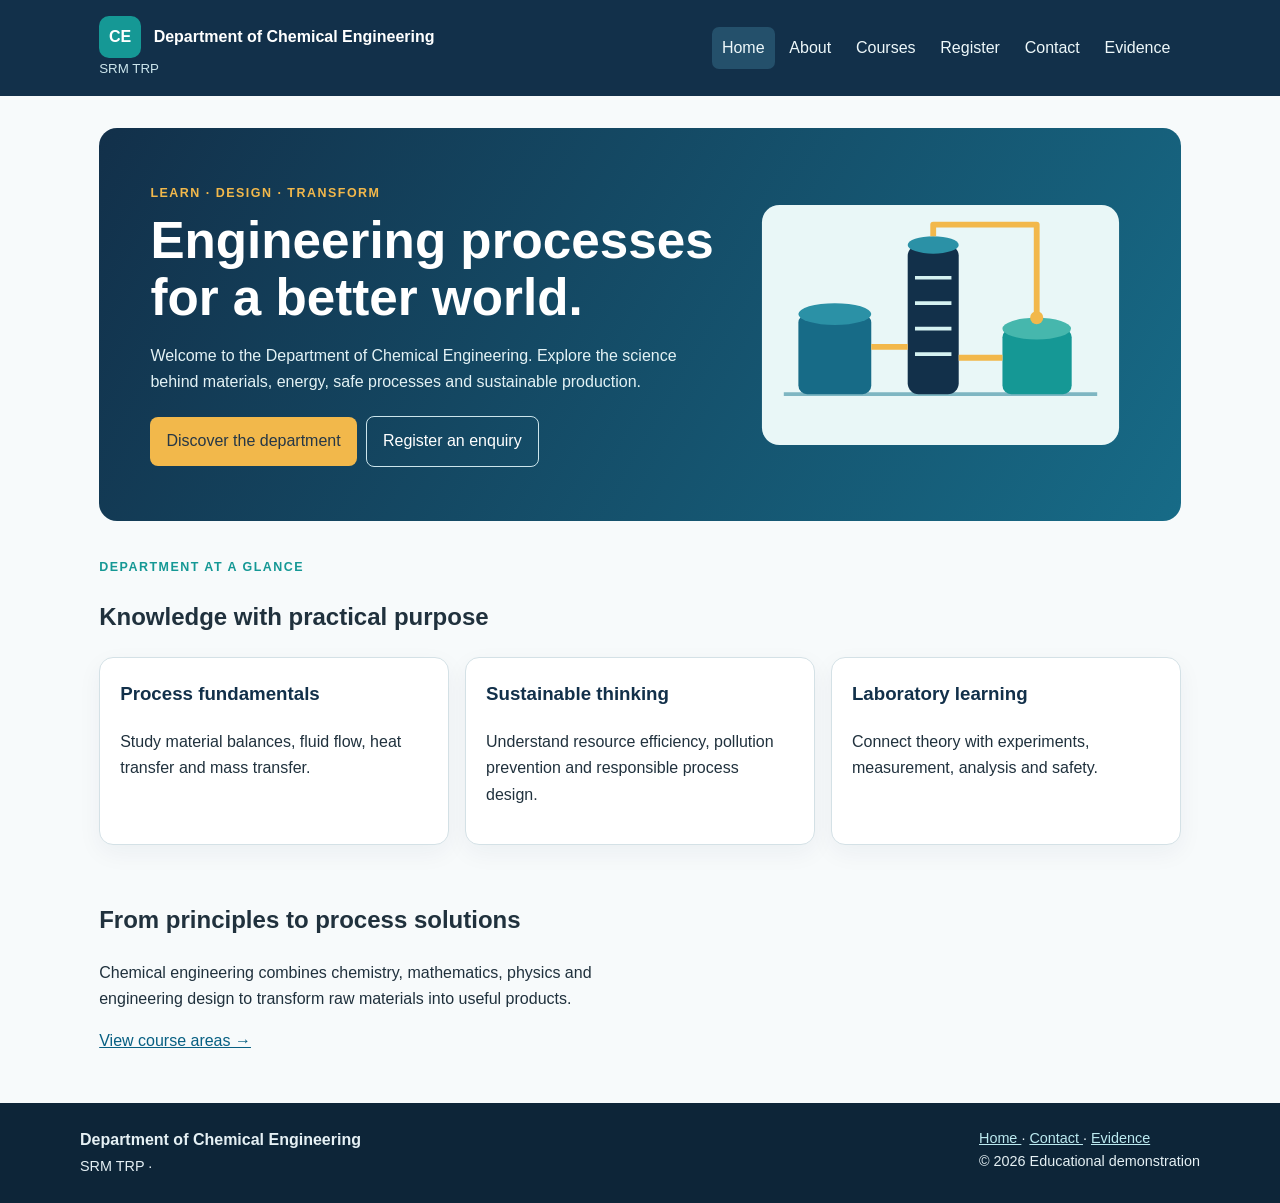
<file: chemical_engineering_department_project/index.html>
<!DOCTYPE html>
<html lang="en">
 <head>
  <meta charset="utf-8"/>
  <meta content="width=device-width, initial-scale=1" name="viewport"/>
  <meta content="Department of Chemical Engineering educational website." name="description"/>
  <title>
   Home | Department of Chemical Engineering
  </title>
  <link href="css/style.css" rel="stylesheet"/>
 </head>
 <body>
  <a class="skip" href="#main-content">
   Skip to main content
  </a>
  <header class="header">
   <div class="head">
    <a class="brand" href="index.html">
     <span class="mark">
      CE
     </span>
     Department of Chemical Engineering
     <small>
      SRM TRP
     </small>
    </a>
    <nav aria-label="Main navigation">
     <ul>
      <li>
       <a aria-current="page" href="index.html">
        Home
       </a>
      </li>
      <li>
       <a href="about.html">
        About
       </a>
      </li>
      <li>
       <a href="courses.html">
        Courses
       </a>
      </li>
      <li>
       <a href="register.html">
        Register
       </a>
      </li>
      <li>
       <a href="contact.html">
        Contact
       </a>
      </li>
      <li>
       <a href="evidence.html">
        Evidence
       </a>
      </li>
     </ul>
    </nav>
   </div>
  </header>
  <main id="main-content">
   <section class="hero">
    <div>
     <span class="eyebrow">
      Learn &middot; Design &middot; Transform
     </span>
     <h1>
      Engineering processes for a better world.
     </h1>
     <p>
      Welcome to the Department of Chemical Engineering. Explore the science behind materials, energy, safe processes and sustainable production.
     </p>
     <a class="button" href="about.html">
      Discover the department
     </a>
     <a class="button secondary" href="register.html">
      Register an enquiry
     </a>
    </div>
    <img alt="Illustration of tanks and a distillation column in a process plant" src="images/chemical-process.svg"/>
   </section>
   <section class="section">
    <p class="kicker">
     Department at a glance
    </p>
    <h2>
     Knowledge with practical purpose
    </h2>
    <div class="grid">
     <article class="card">
      <h3>
       Process fundamentals
      </h3>
      <p>
       Study material balances, fluid flow, heat transfer and mass transfer.
      </p>
     </article>
     <article class="card">
      <h3>
       Sustainable thinking
      </h3>
      <p>
       Understand resource efficiency, pollution prevention and responsible process design.
      </p>
     </article>
     <article class="card">
      <h3>
       Laboratory learning
      </h3>
      <p>
       Connect theory with experiments, measurement, analysis and safety.
      </p>
     </article>
    </div>
   </section>
   <section class="section two">
    <div>
     <h2>
      From principles to process solutions
     </h2>
     <p>
      Chemical engineering combines chemistry, mathematics, physics and engineering design to transform raw materials into useful products.
     </p>
     <a href="courses.html">
      View course areas &rarr;
     </a>
    </div>
   </section>
  </main>
  <footer class="footer">
   <div class="foot">
    <div>
     <b>
      Department of Chemical Engineering
     </b>
     <br/>
     <span class="small">
      SRM TRP &middot; 
     </span>
    </div>
    <div class="small">
     <a href="index.html">
      Home
     </a>
     &middot;
     <a href="contact.html">
      Contact
     </a>
     &middot;
     <a href="evidence.html">
      Evidence
     </a>
     <br/>
     &copy; 2026 Educational demonstration
    </div>
   </div>
  </footer>
 </body>
</html>
</file>
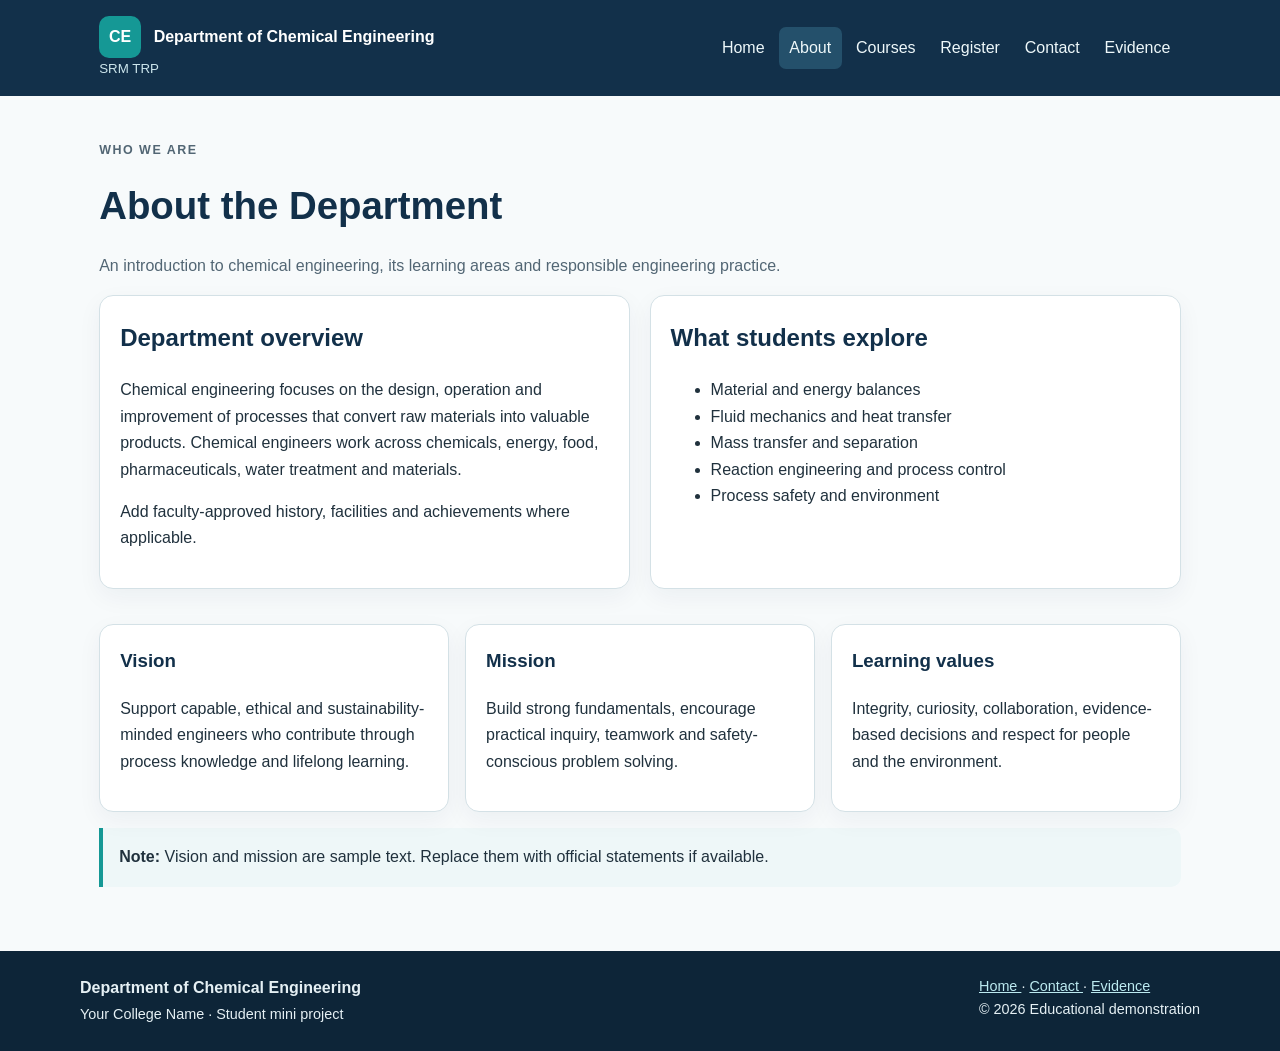
<file: chemical_engineering_department_project/about.html>
<!DOCTYPE html>
<html lang="en">
 <head>
  <meta charset="utf-8"/>
  <meta content="width=device-width, initial-scale=1" name="viewport"/>
  <meta content="Department of Chemical Engineering educational website." name="description"/>
  <title>
   About | Department of Chemical Engineering
  </title>
  <link href="css/style.css" rel="stylesheet"/>
 </head>
 <body>
  <a class="skip" href="#main-content">
   Skip to main content
  </a>
  <header class="header">
   <div class="head">
    <a class="brand" href="index.html">
     <span class="mark">
      CE
     </span>
     Department of Chemical Engineering
     <small>
      SRM TRP
     </small>
    </a>
    <nav aria-label="Main navigation">
     <ul>
      <li>
       <a href="index.html">
        Home
       </a>
      </li>
      <li>
       <a aria-current="page" href="about.html">
        About
       </a>
      </li>
      <li>
       <a href="courses.html">
        Courses
       </a>
      </li>
      <li>
       <a href="register.html">
        Register
       </a>
      </li>
      <li>
       <a href="contact.html">
        Contact
       </a>
      </li>
      <li>
       <a href="evidence.html">
        Evidence
       </a>
      </li>
     </ul>
    </nav>
   </div>
  </header>
  <main id="main-content">
   <div class="heading">
    <p class="kicker">
     Who we are
    </p>
    <h1>
     About the Department
    </h1>
    <p>
     An introduction to chemical engineering, its learning areas and responsible engineering practice.
    </p>
   </div>
   <div class="two">
    <section class="card">
     <h2>
      Department overview
     </h2>
     <p>
      Chemical engineering focuses on the design, operation and improvement of processes that convert raw materials into valuable products. Chemical engineers work across chemicals, energy, food, pharmaceuticals, water treatment and materials.
     </p>
     <p>
      Add faculty-approved history, facilities and achievements where applicable.
     </p>
    </section>
    <section class="card">
     <h2>
      What students explore
     </h2>
     <ul>
      <li>
       Material and energy balances
      </li>
      <li>
       Fluid mechanics and heat transfer
      </li>
      <li>
       Mass transfer and separation
      </li>
      <li>
       Reaction engineering and process control
      </li>
      <li>
       Process safety and environment
      </li>
     </ul>
    </section>
   </div>
   <section class="section grid">
    <article class="card">
     <h3>
      Vision
     </h3>
     <p>
      Support capable, ethical and sustainability-minded engineers who contribute through process knowledge and lifelong learning.
     </p>
    </article>
    <article class="card">
     <h3>
      Mission
     </h3>
     <p>
      Build strong fundamentals, encourage practical inquiry, teamwork and safety-conscious problem solving.
     </p>
    </article>
    <article class="card">
     <h3>
      Learning values
     </h3>
     <p>
      Integrity, curiosity, collaboration, evidence-based decisions and respect for people and the environment.
     </p>
    </article>
   </section>
   <p class="callout">
    <b>
     Note:
    </b>
    Vision and mission are sample text. Replace them with official statements if available.
   </p>
  </main>
  <footer class="footer">
   <div class="foot">
    <div>
     <b>
      Department of Chemical Engineering
     </b>
     <br/>
     <span class="small">
      Your College Name &middot; Student mini project
     </span>
    </div>
    <div class="small">
     <a href="index.html">
      Home
     </a>
     &middot;
     <a href="contact.html">
      Contact
     </a>
     &middot;
     <a href="evidence.html">
      Evidence
     </a>
     <br/>
     &copy; 2026 Educational demonstration
    </div>
   </div>
  </footer>
 </body>
</html>
</file>
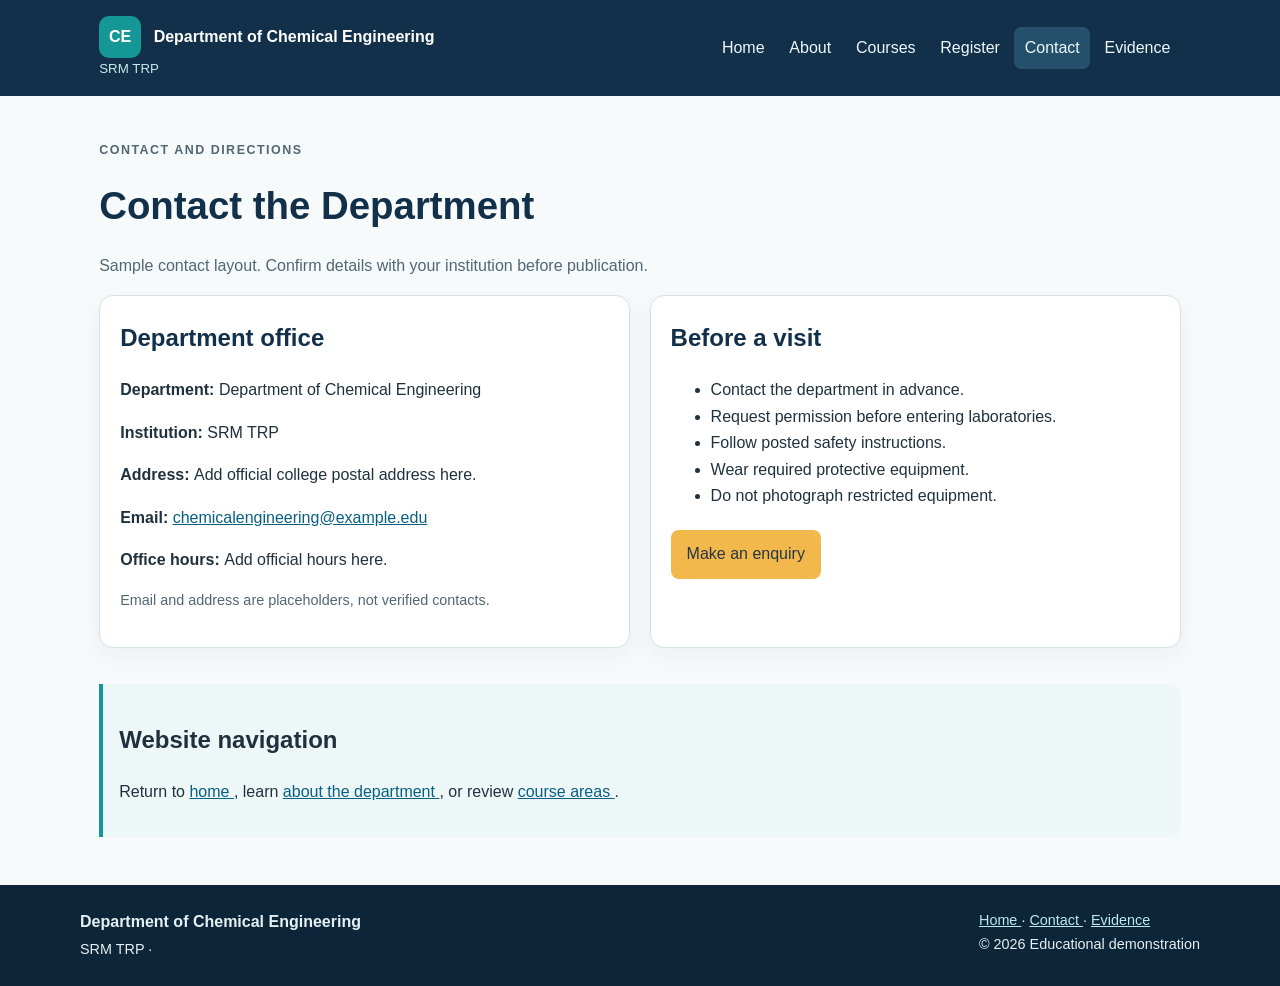
<file: chemical_engineering_department_project/contact.html>
<!DOCTYPE html>
<html lang="en">
 <head>
  <meta charset="utf-8"/>
  <meta content="width=device-width, initial-scale=1" name="viewport"/>
  <meta content="Department of Chemical Engineering educational website." name="description"/>
  <title>
   Contact | Department of Chemical Engineering
  </title>
  <link href="css/style.css" rel="stylesheet"/>
 </head>
 <body>
  <a class="skip" href="#main-content">
   Skip to main content
  </a>
  <header class="header">
   <div class="head">
    <a class="brand" href="index.html">
     <span class="mark">
      CE
     </span>
     Department of Chemical Engineering
     <small>
      SRM TRP
     </small>
    </a>
    <nav aria-label="Main navigation">
     <ul>
      <li>
       <a href="index.html">
        Home
       </a>
      </li>
      <li>
       <a href="about.html">
        About
       </a>
      </li>
      <li>
       <a href="courses.html">
        Courses
       </a>
      </li>
      <li>
       <a href="register.html">
        Register
       </a>
      </li>
      <li>
       <a aria-current="page" href="contact.html">
        Contact
       </a>
      </li>
      <li>
       <a href="evidence.html">
        Evidence
       </a>
      </li>
     </ul>
    </nav>
   </div>
  </header>
  <main id="main-content">
   <div class="heading">
    <p class="kicker">
     Contact and directions
    </p>
    <h1>
     Contact the Department
    </h1>
    <p>
     Sample contact layout. Confirm details with your institution before publication.
    </p>
   </div>
   <div class="two">
    <section class="card">
     <h2>
      Department office
     </h2>
     <p>
      <b>
       Department:
      </b>
      Department of Chemical Engineering
     </p>
     <p>
      <b>
       Institution:
      </b>
      SRM TRP
     </p>
     <p>
      <b>
       Address:
      </b>
      Add official college postal address here.
     </p>
     <p>
      <b>
       Email:
      </b>
      <a href="mailto:chemicalengineering@example.edu">
       chemicalengineering@example.edu
      </a>
     </p>
     <p>
      <b>
       Office hours:
      </b>
      Add official hours here.
     </p>
     <p class="small muted">
      Email and address are placeholders, not verified contacts.
     </p>
    </section>
    <section class="card">
     <h2>
      Before a visit
     </h2>
     <ul>
      <li>
       Contact the department in advance.
      </li>
      <li>
       Request permission before entering laboratories.
      </li>
      <li>
       Follow posted safety instructions.
      </li>
      <li>
       Wear required protective equipment.
      </li>
      <li>
       Do not photograph restricted equipment.
      </li>
     </ul>
     <a class="button" href="register.html">
      Make an enquiry
     </a>
    </section>
   </div>
   <section class="section callout">
    <h2>
     Website navigation
    </h2>
    <p>
     Return to
     <a href="index.html">
      home
     </a>
     , learn
     <a href="about.html">
      about the department
     </a>
     , or review
     <a href="courses.html">
      course areas
     </a>
     .
    </p>
   </section>
  </main>
  <footer class="footer">
   <div class="foot">
    <div>
     <b>
      Department of Chemical Engineering
     </b>
     <br/>
     <span class="small">
      SRM TRP &middot; 
     </span>
    </div>
    <div class="small">
     <a href="index.html">
      Home
     </a>
     &middot;
     <a href="contact.html">
      Contact
     </a>
     &middot;
     <a href="evidence.html">
      Evidence
     </a>
     <br/>
     &copy; 2026 Educational demonstration
    </div>
   </div>
  </footer>
 </body>
</html>
</file>
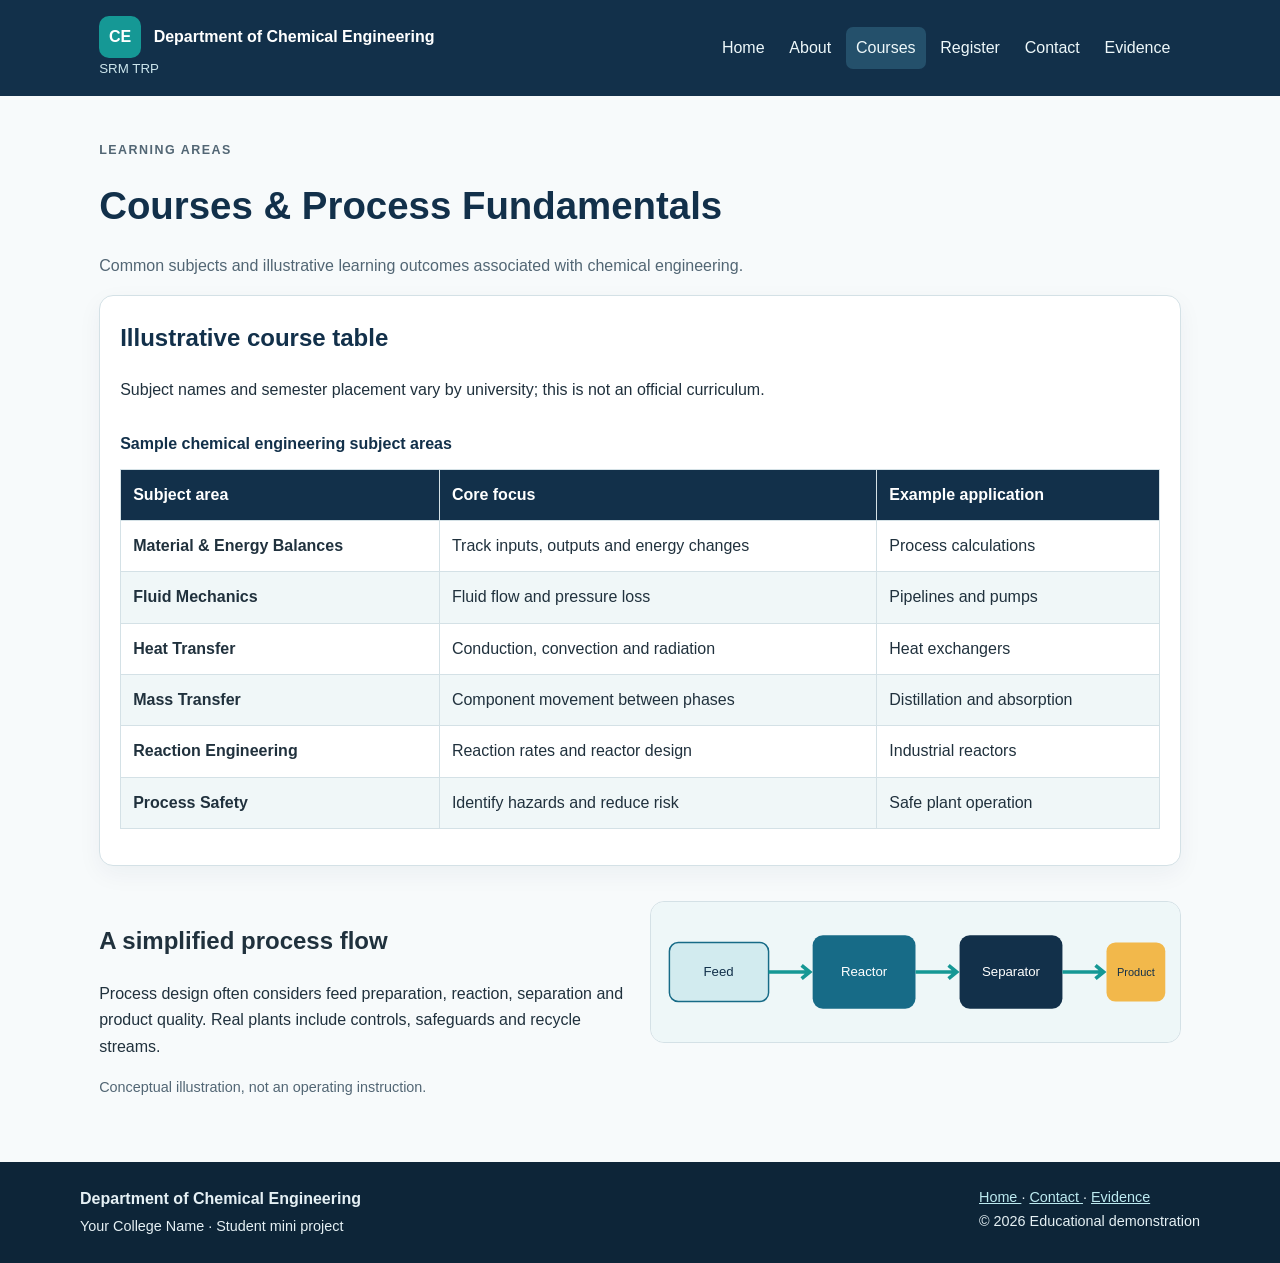
<file: chemical_engineering_department_project/courses.html>
<!DOCTYPE html>
<html lang="en">
 <head>
  <meta charset="utf-8"/>
  <meta content="width=device-width, initial-scale=1" name="viewport"/>
  <meta content="Department of Chemical Engineering educational website." name="description"/>
  <title>
   Courses | Department of Chemical Engineering
  </title>
  <link href="css/style.css" rel="stylesheet"/>
 </head>
 <body>
  <a class="skip" href="#main-content">
   Skip to main content
  </a>
  <header class="header">
   <div class="head">
    <a class="brand" href="index.html">
     <span class="mark">
      CE
     </span>
     Department of Chemical Engineering
     <small>
      SRM TRP
     </small>
    </a>
    <nav aria-label="Main navigation">
     <ul>
      <li>
       <a href="index.html">
        Home
       </a>
      </li>
      <li>
       <a href="about.html">
        About
       </a>
      </li>
      <li>
       <a aria-current="page" href="courses.html">
        Courses
       </a>
      </li>
      <li>
       <a href="register.html">
        Register
       </a>
      </li>
      <li>
       <a href="contact.html">
        Contact
       </a>
      </li>
      <li>
       <a href="evidence.html">
        Evidence
       </a>
      </li>
     </ul>
    </nav>
   </div>
  </header>
  <main id="main-content">
   <div class="heading">
    <p class="kicker">
     Learning areas
    </p>
    <h1>
     Courses &amp; Process Fundamentals
    </h1>
    <p>
     Common subjects and illustrative learning outcomes associated with chemical engineering.
    </p>
   </div>
   <section class="card">
    <h2>
     Illustrative course table
    </h2>
    <p>
     Subject names and semester placement vary by university; this is not an official curriculum.
    </p>
    <table>
     <caption>
      Sample chemical engineering subject areas
     </caption>
     <thead>
      <tr>
       <th scope="col">
        Subject area
       </th>
       <th scope="col">
        Core focus
       </th>
       <th scope="col">
        Example application
       </th>
      </tr>
     </thead>
     <tbody>
      <tr>
       <th scope="row">
        Material &amp; Energy Balances
       </th>
       <td>
        Track inputs, outputs and energy changes
       </td>
       <td>
        Process calculations
       </td>
      </tr>
      <tr>
       <th scope="row">
        Fluid Mechanics
       </th>
       <td>
        Fluid flow and pressure loss
       </td>
       <td>
        Pipelines and pumps
       </td>
      </tr>
      <tr>
       <th scope="row">
        Heat Transfer
       </th>
       <td>
        Conduction, convection and radiation
       </td>
       <td>
        Heat exchangers
       </td>
      </tr>
      <tr>
       <th scope="row">
        Mass Transfer
       </th>
       <td>
        Component movement between phases
       </td>
       <td>
        Distillation and absorption
       </td>
      </tr>
      <tr>
       <th scope="row">
        Reaction Engineering
       </th>
       <td>
        Reaction rates and reactor design
       </td>
       <td>
        Industrial reactors
       </td>
      </tr>
      <tr>
       <th scope="row">
        Process Safety
       </th>
       <td>
        Identify hazards and reduce risk
       </td>
       <td>
        Safe plant operation
       </td>
      </tr>
     </tbody>
    </table>
   </section>
   <section class="section two">
    <div>
     <h2>
      A simplified process flow
     </h2>
     <p>
      Process design often considers feed preparation, reaction, separation and product quality. Real plants include controls, safeguards and recycle streams.
     </p>
     <p class="small muted">
      Conceptual illustration, not an operating instruction.
     </p>
    </div>
    <img alt="Conceptual flow from feed to reactor, separator and product" src="images/process-flow.svg" style="width:100%;border-radius:14px;border:1px solid #d4e1e6"/>
   </section>
  </main>
  <footer class="footer">
   <div class="foot">
    <div>
     <b>
      Department of Chemical Engineering
     </b>
     <br/>
     <span class="small">
      Your College Name &middot; Student mini project
     </span>
    </div>
    <div class="small">
     <a href="index.html">
      Home
     </a>
     &middot;
     <a href="contact.html">
      Contact
     </a>
     &middot;
     <a href="evidence.html">
      Evidence
     </a>
     <br/>
     &copy; 2026 Educational demonstration
    </div>
   </div>
  </footer>
 </body>
</html>
</file>
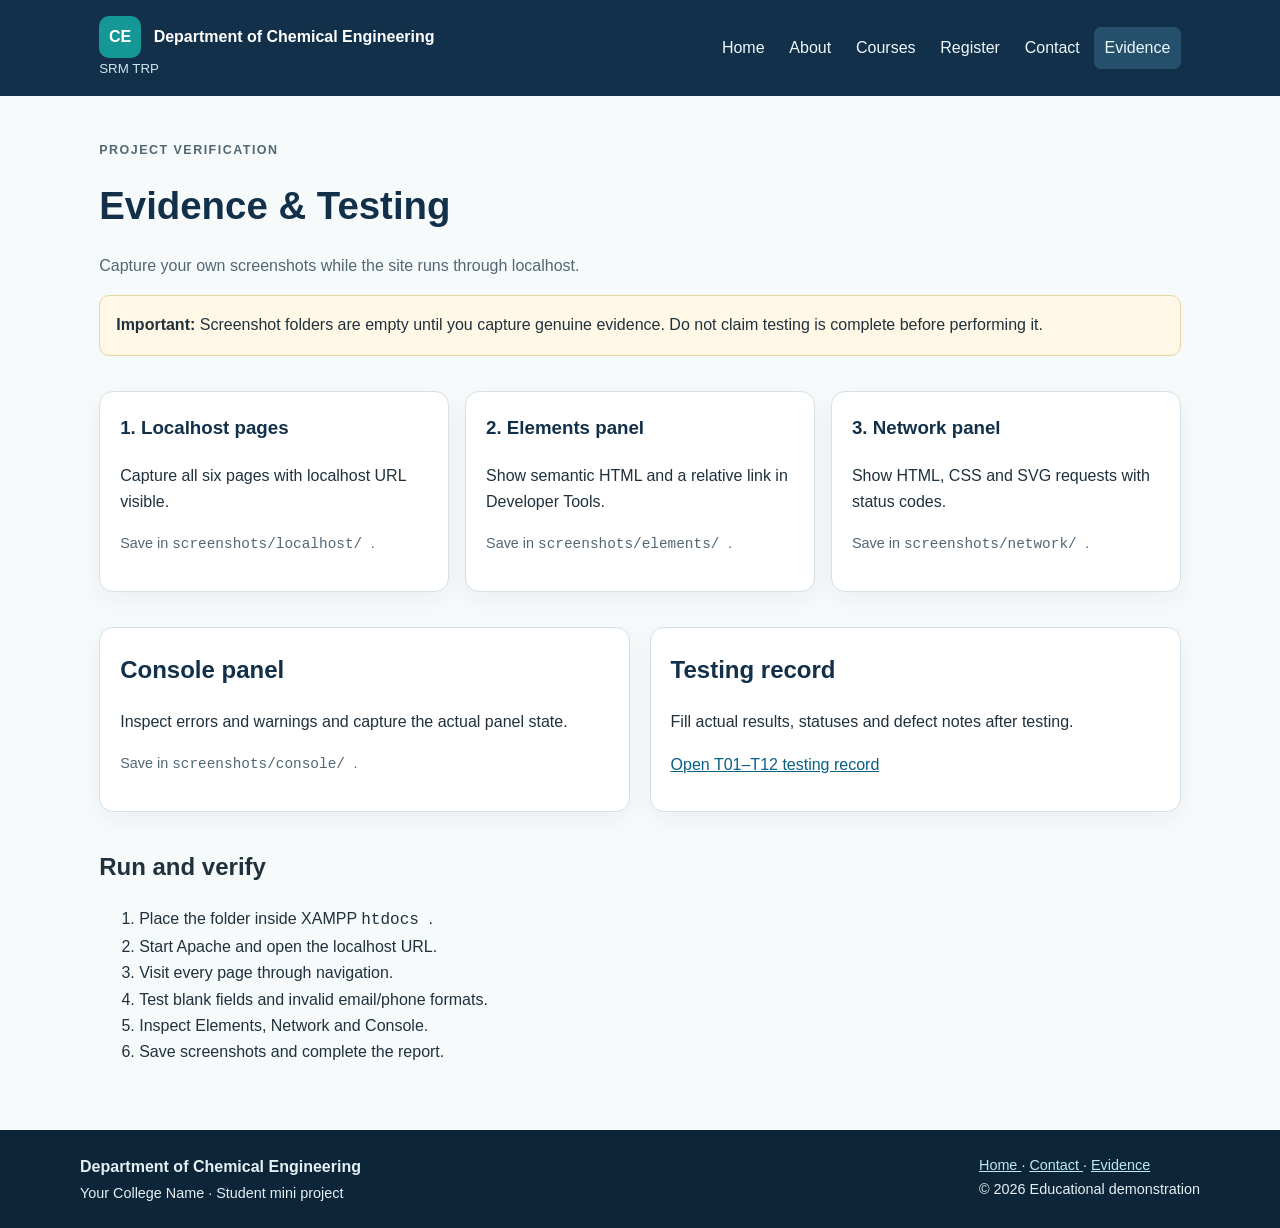
<file: chemical_engineering_department_project/evidence.html>
<!DOCTYPE html>
<html lang="en">
 <head>
  <meta charset="utf-8"/>
  <meta content="width=device-width, initial-scale=1" name="viewport"/>
  <meta content="Department of Chemical Engineering educational website." name="description"/>
  <title>
   Evidence | Department of Chemical Engineering
  </title>
  <link href="css/style.css" rel="stylesheet"/>
 </head>
 <body>
  <a class="skip" href="#main-content">
   Skip to main content
  </a>
  <header class="header">
   <div class="head">
    <a class="brand" href="index.html">
     <span class="mark">
      CE
     </span>
     Department of Chemical Engineering
     <small>
      SRM TRP
     </small>
    </a>
    <nav aria-label="Main navigation">
     <ul>
      <li>
       <a href="index.html">
        Home
       </a>
      </li>
      <li>
       <a href="about.html">
        About
       </a>
      </li>
      <li>
       <a href="courses.html">
        Courses
       </a>
      </li>
      <li>
       <a href="register.html">
        Register
       </a>
      </li>
      <li>
       <a href="contact.html">
        Contact
       </a>
      </li>
      <li>
       <a aria-current="page" href="evidence.html">
        Evidence
       </a>
      </li>
     </ul>
    </nav>
   </div>
  </header>
  <main id="main-content">
   <div class="heading">
    <p class="kicker">
     Project verification
    </p>
    <h1>
     Evidence &amp; Testing
    </h1>
    <p>
     Capture your own screenshots while the site runs through localhost.
    </p>
   </div>
   <div class="notice">
    <b>
     Important:
    </b>
    Screenshot folders are empty until you capture genuine evidence. Do not claim testing is complete before performing it.
   </div>
   <section class="section grid">
    <article class="card">
     <h3>
      1. Localhost pages
     </h3>
     <p>
      Capture all six pages with localhost URL visible.
     </p>
     <p class="small muted">
      Save in
      <code>
       screenshots/localhost/
      </code>
      .
     </p>
    </article>
    <article class="card">
     <h3>
      2. Elements panel
     </h3>
     <p>
      Show semantic HTML and a relative link in Developer Tools.
     </p>
     <p class="small muted">
      Save in
      <code>
       screenshots/elements/
      </code>
      .
     </p>
    </article>
    <article class="card">
     <h3>
      3. Network panel
     </h3>
     <p>
      Show HTML, CSS and SVG requests with status codes.
     </p>
     <p class="small muted">
      Save in
      <code>
       screenshots/network/
      </code>
      .
     </p>
    </article>
   </section>
   <section class="section two">
    <div class="card">
     <h2>
      Console panel
     </h2>
     <p>
      Inspect errors and warnings and capture the actual panel state.
     </p>
     <p class="small muted">
      Save in
      <code>
       screenshots/console/
      </code>
      .
     </p>
    </div>
    <div class="card">
     <h2>
      Testing record
     </h2>
     <p>
      Fill actual results, statuses and defect notes after testing.
     </p>
     <a href="documents/T01-T12-testing-record.md">
      Open T01&ndash;T12 testing record
     </a>
    </div>
   </section>
   <section class="section">
    <h2>
     Run and verify
    </h2>
    <ol>
     <li>
      Place the folder inside XAMPP
      <code>
       htdocs
      </code>
      .
     </li>
     <li>
      Start Apache and open the localhost URL.
     </li>
     <li>
      Visit every page through navigation.
     </li>
     <li>
      Test blank fields and invalid email/phone formats.
     </li>
     <li>
      Inspect Elements, Network and Console.
     </li>
     <li>
      Save screenshots and complete the report.
     </li>
    </ol>
   </section>
  </main>
  <footer class="footer">
   <div class="foot">
    <div>
     <b>
      Department of Chemical Engineering
     </b>
     <br/>
     <span class="small">
      Your College Name &middot; Student mini project
     </span>
    </div>
    <div class="small">
     <a href="index.html">
      Home
     </a>
     &middot;
     <a href="contact.html">
      Contact
     </a>
     &middot;
     <a href="evidence.html">
      Evidence
     </a>
     <br/>
     &copy; 2026 Educational demonstration
    </div>
   </div>
  </footer>
 </body>
</html>
</file>
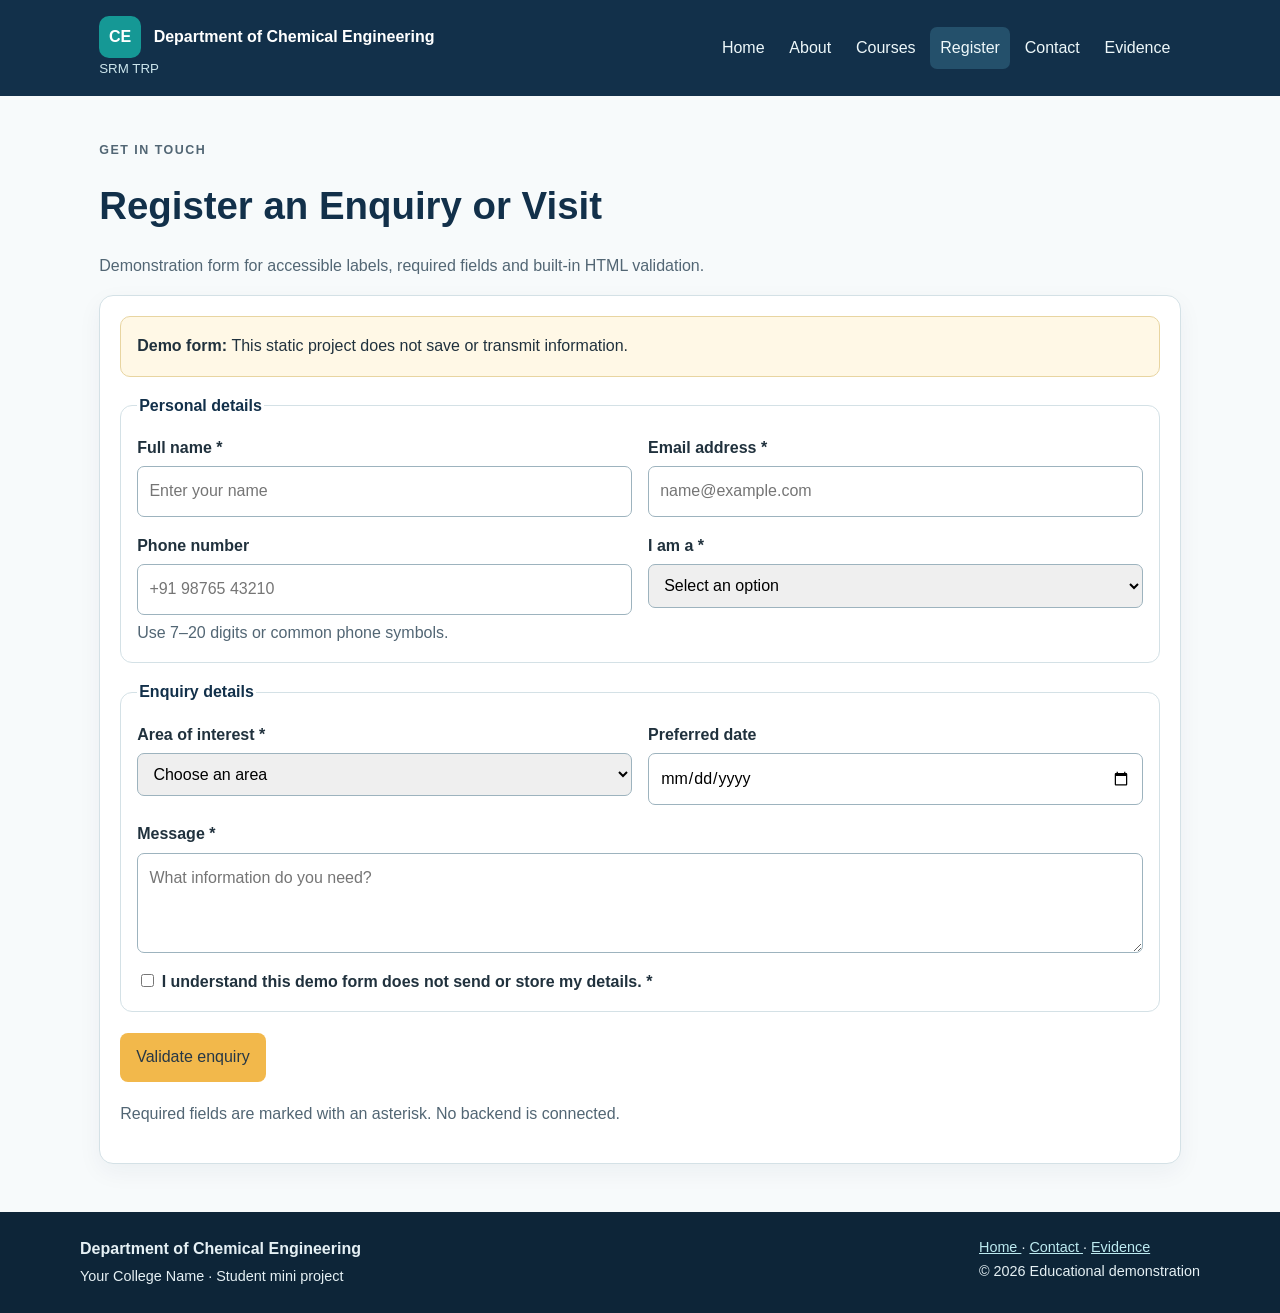
<file: chemical_engineering_department_project/register.html>
<!DOCTYPE html>
<html lang="en">
 <head>
  <meta charset="utf-8"/>
  <meta content="width=device-width, initial-scale=1" name="viewport"/>
  <meta content="Department of Chemical Engineering educational website." name="description"/>
  <title>
   Register | Department of Chemical Engineering
  </title>
  <link href="css/style.css" rel="stylesheet"/>
 </head>
 <body>
  <a class="skip" href="#main-content">
   Skip to main content
  </a>
  <header class="header">
   <div class="head">
    <a class="brand" href="index.html">
     <span class="mark">
      CE
     </span>
     Department of Chemical Engineering
     <small>
      SRM TRP
     </small>
    </a>
    <nav aria-label="Main navigation">
     <ul>
      <li>
       <a href="index.html">
        Home
       </a>
      </li>
      <li>
       <a href="about.html">
        About
       </a>
      </li>
      <li>
       <a href="courses.html">
        Courses
       </a>
      </li>
      <li>
       <a aria-current="page" href="register.html">
        Register
       </a>
      </li>
      <li>
       <a href="contact.html">
        Contact
       </a>
      </li>
      <li>
       <a href="evidence.html">
        Evidence
       </a>
      </li>
     </ul>
    </nav>
   </div>
  </header>
  <main id="main-content">
   <div class="heading">
    <p class="kicker">
     Get in touch
    </p>
    <h1>
     Register an Enquiry or Visit
    </h1>
    <p>
     Demonstration form for accessible labels, required fields and built-in HTML validation.
    </p>
   </div>
   <div class="card">
    <div class="notice">
     <b>
      Demo form:
     </b>
     This static project does not save or transmit information.
    </div>
    <form action="#" method="get">
     <fieldset>
      <legend>
       Personal details
      </legend>
      <div class="formgrid">
       <div class="field">
        <label for="fullname">
         Full name *
        </label>
        <input autocomplete="name" id="fullname" maxlength="80" minlength="2" name="full_name" placeholder="Enter your name" required="" type="text"/>
       </div>
       <div class="field">
        <label for="email">
         Email address *
        </label>
        <input autocomplete="email" id="email" name="email" placeholder="name@example.com" required="" type="email"/>
       </div>
       <div class="field">
        <label for="phone">
         Phone number
        </label>
        <input id="phone" name="phone" pattern="[0-9+() -]{7,20}" placeholder="+91 98765 43210" type="tel"/>
        <span class="hint">
         Use 7&ndash;20 digits or common phone symbols.
        </span>
       </div>
       <div class="field">
        <label for="role">
         I am a *
        </label>
        <select id="role" name="role" required="">
         <option value="">
          Select an option
         </option>
         <option>
          Prospective student
         </option>
         <option>
          Current student
         </option>
         <option>
          Faculty member
         </option>
         <option>
          Industry visitor
         </option>
         <option>
          Other visitor
         </option>
        </select>
       </div>
      </div>
     </fieldset>
     <fieldset>
      <legend>
       Enquiry details
      </legend>
      <div class="formgrid">
       <div class="field">
        <label for="interest">
         Area of interest *
        </label>
        <select id="interest" name="interest" required="">
         <option value="">
          Choose an area
         </option>
         <option>
          Department information
         </option>
         <option>
          Course information
         </option>
         <option>
          Process laboratory visit
         </option>
         <option>
          Industrial visit
         </option>
         <option>
          Other
         </option>
        </select>
       </div>
       <div class="field">
        <label for="date">
         Preferred date
        </label>
        <input id="date" name="preferred_date" type="date"/>
       </div>
       <div class="field full">
        <label for="message">
         Message *
        </label>
        <textarea id="message" maxlength="1000" minlength="10" name="message" placeholder="What information do you need?" required=""></textarea>
       </div>
       <div class="field full">
        <label>
         <input name="consent" required="" style="width:auto" type="checkbox"/>
         I understand this demo form does not send or store my details. *
        </label>
       </div>
      </div>
     </fieldset>
     <button class="button" type="submit">
      Validate enquiry
     </button>
     <p class="hint">
      Required fields are marked with an asterisk. No backend is connected.
     </p>
    </form>
   </div>
  </main>
  <footer class="footer">
   <div class="foot">
    <div>
     <b>
      Department of Chemical Engineering
     </b>
     <br/>
     <span class="small">
      Your College Name &middot; Student mini project
     </span>
    </div>
    <div class="small">
     <a href="index.html">
      Home
     </a>
     &middot;
     <a href="contact.html">
      Contact
     </a>
     &middot;
     <a href="evidence.html">
      Evidence
     </a>
     <br/>
     &copy; 2026 Educational demonstration
    </div>
   </div>
  </footer>
 </body>
</html>
</file>
<file: chemical_engineering_department_project/css/style.css>
* {
  box-sizing:border-box
}

:root {
  --navy:#12304a;
  --blue:#176b87;
  --teal:#159895;
  --pale:#eef7f8;
  --ink:#20313d;
  --muted:#526674;
  --line:#d4e1e6;
  --gold:#f2b84b
}

body {
  margin:0;
  font:16px/1.65 Arial, Helvetica, sans-serif;
  background:#f7fafb;
  color:var(--ink)
}

a {
  color:#075f82
}

a:focus, input:focus, select:focus, textarea:focus, button:focus {
  outline:3px solid var(--gold);
  outline-offset:2px
}

.skip {
  position:absolute;
  left:-9999px
}

.skip:focus {
  left:1rem;
  background:white;
  z-index:10;
  padding:.5rem
}

.header {
  background:var(--navy);
  color:white
}

.head {
  max-width:1120px;
  margin:auto;
  padding:1rem 1.2rem;
  display:flex;
  align-items:center;
  justify-content:space-between;
  gap:1rem;
  flex-wrap:wrap
}

.brand {
  color:white;
  text-decoration:none;
  font-weight:bold
}

.brand small {
  display:block;
  color:#cce5ec;
  font-weight:normal
}

.mark {
  display:inline-grid;
  place-items:center;
  background:var(--teal);
  border-radius:10px;
  width:42px;
  height:42px;
  margin-right:.5rem
}

nav ul {
  display:flex;
  list-style:none;
  gap:.25rem;
  padding:0;
  margin:0;
  flex-wrap:wrap
}

nav a {
  display:block;
  padding:.5rem .65rem;
  color:#eef8fa;
  text-decoration:none;
  border-radius:7px
}

nav a:hover, nav a[aria-current=page] {
  background:#24506b
}

main {
  max-width:1120px;
  margin:auto;
  padding:2rem 1.2rem 3rem
}

.hero {
  background:linear-gradient(120deg, #12304a, #176b87);
  color:white;
  border-radius:18px;
  padding:clamp(1.5rem, 4vw, 3.5rem);
  display:grid;
  grid-template-columns:1.2fr .8fr;
  gap:2rem;
  align-items:center
}

.hero h1 {
  font-size:clamp(2rem, 4vw, 3.3rem);
  line-height:1.12;
  margin:.4rem 0 1rem
}

.hero p {
  color:#e3f2f5
}

.hero img {
  width:100%
}

.eyebrow, .kicker {
  color:var(--teal);
  font-size:.78rem;
  font-weight:bold;
  letter-spacing:.12em;
  text-transform:uppercase
}

.hero .eyebrow {
  color:var(--gold)
}

.button {
  display:inline-block;
  background:var(--gold);
  color:#263746;
  font-weight:bold;
  text-decoration:none;
  border-radius:8px;
  padding:.7rem 1rem;
  margin:.3rem .3rem .2rem 0;
  border:0;
  cursor:pointer;
  font:inherit
}

.button.secondary {
  background:transparent;
  color:white;
  border:1px solid #cce5ec
}

.heading h1 {
  color:var(--navy);
  margin:0;
  font-size:clamp(1.8rem, 3vw, 2.6rem)
}

.heading p {
  color:var(--muted);
  max-width:800px
}

.grid {
  display:grid;
  grid-template-columns:repeat(3, 1fr);
  gap:1rem
}

.two {
  display:grid;
  grid-template-columns:repeat(2, 1fr);
  gap:1.2rem
}

.card {
  background:white;
  border:1px solid var(--line);
  border-radius:14px;
  padding:1.25rem;
  box-shadow:0 8px 24px #12304a0d
}

.card h2, .card h3 {
  color:var(--navy);
  margin-top:.1rem
}

.section {
  margin-top:2.2rem
}

.muted, .hint {
  color:var(--muted)
}

.callout {
  background:var(--pale);
  border-left:4px solid var(--teal);
  padding:1rem;
  border-radius:0 10px 10px 0
}

table {
  border-collapse:collapse;
  width:100%;
  background:white;
  margin:1rem 0
}

caption {
  text-align:left;
  font-weight:bold;
  color:var(--navy);
  padding:.7rem 0
}

th, td {
  border:1px solid var(--line);
  padding:.75rem;
  text-align:left;
  vertical-align:top
}

thead {
  background:var(--navy);
  color:white
}

tbody tr:nth-child(even) {
  background:#f0f7f8
}

fieldset {
  border:1px solid var(--line);
  border-radius:12px;
  padding:1rem;
  margin:1rem 0
}

legend {
  font-weight:bold;
  color:var(--navy)
}

.formgrid {
  display:grid;
  grid-template-columns:1fr 1fr;
  gap:1rem
}

.field {
  display:flex;
  flex-direction:column;
  gap:.3rem
}

.full {
  grid-column:1/-1
}

label {
  font-weight:bold
}

input, select, textarea {
  width:100%;
  border:1px solid #9db3be;
  border-radius:7px;
  padding:.7rem;
  font:inherit
}

textarea {
  min-height:100px
}

.notice {
  background:#fff8e6;
  border:1px solid #e8d5a1;
  padding:1rem;
  border-radius:10px
}

.footer {
  background:#0d2538;
  color:#e5f0f4;
  padding:1.5rem
}

.foot {
  max-width:1120px;
  margin:auto;
  display:flex;
  justify-content:space-between;
  gap:1rem;
  flex-wrap:wrap
}

.footer a {
  color:#bceaf0
}

.small {
  font-size:.9rem
}

@media(max-width:760px) {
  .hero, .two {
  grid-template-columns:1fr
}

.hero img {
  max-width:340px;
  margin:auto
}

.grid {
  grid-template-columns:1fr
}

.formgrid {
  grid-template-columns:1fr
}

.full {
  grid-column:auto
}

}
</file>
